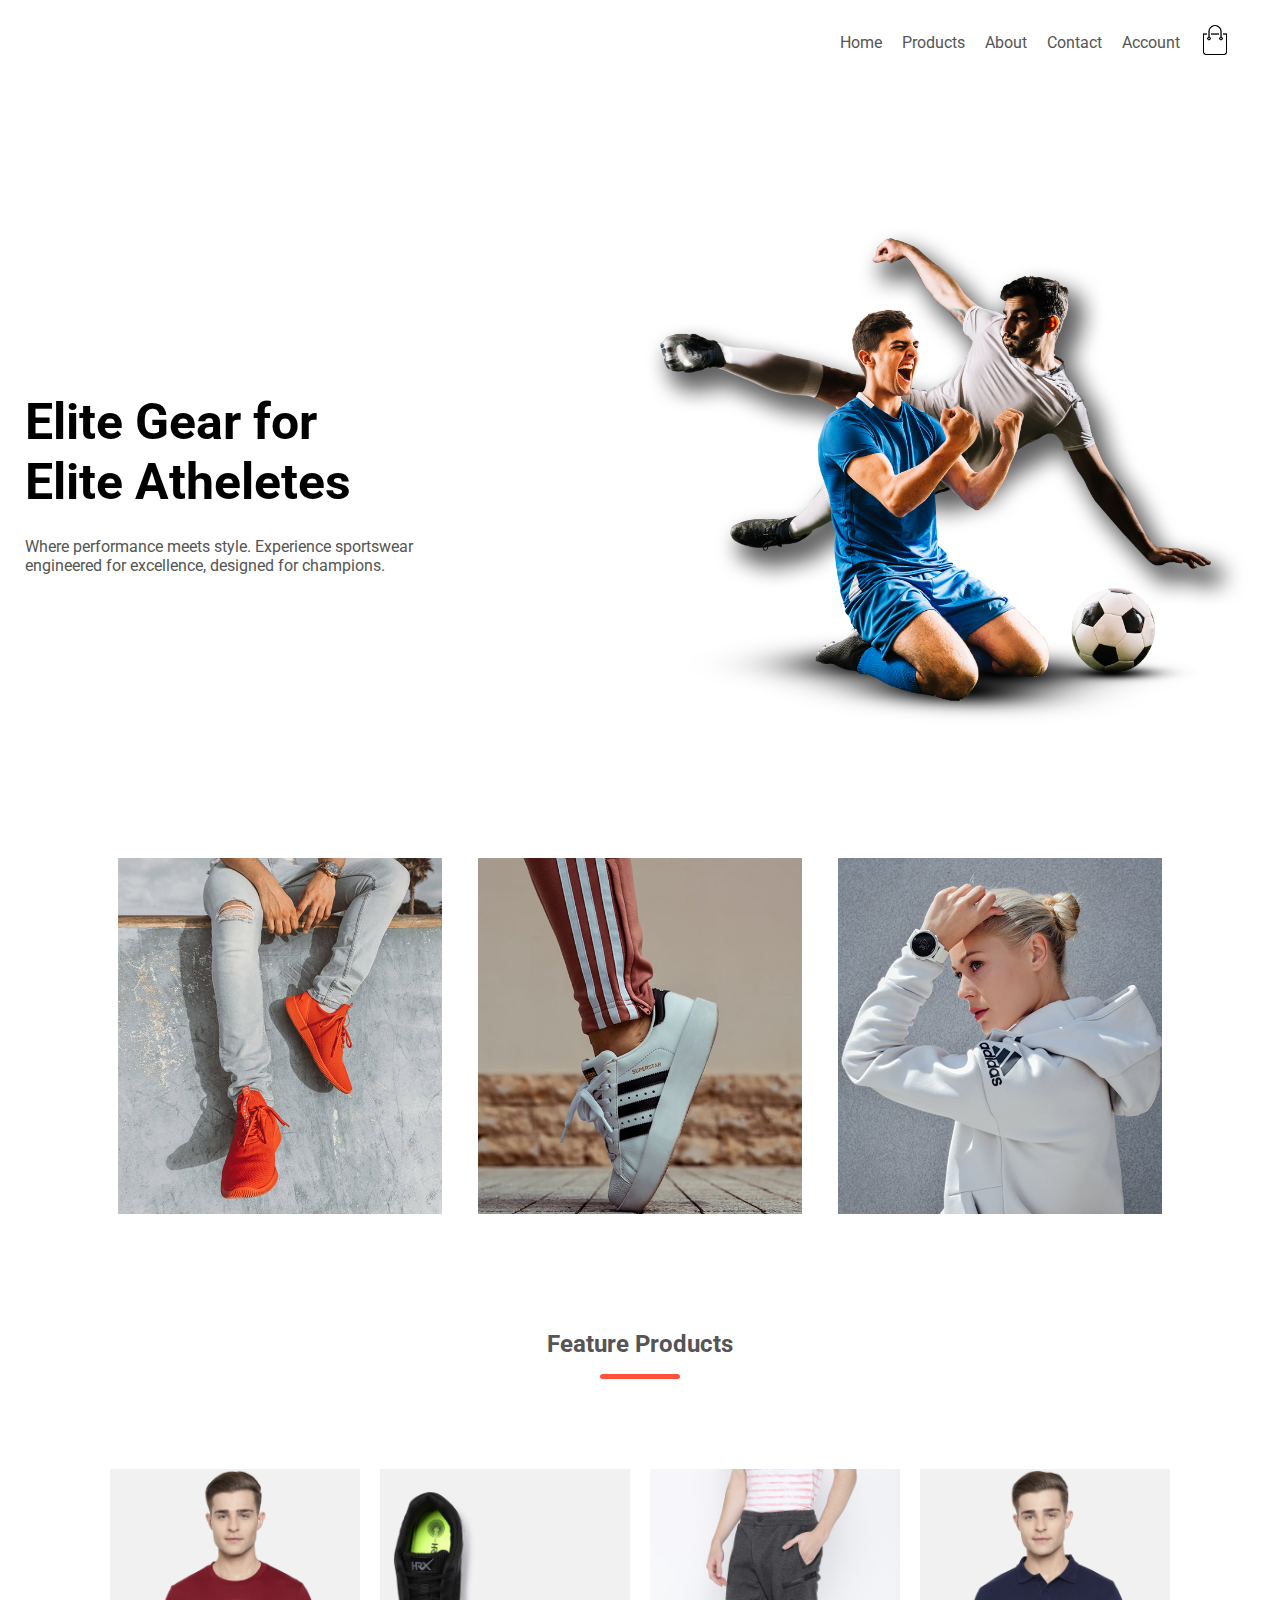
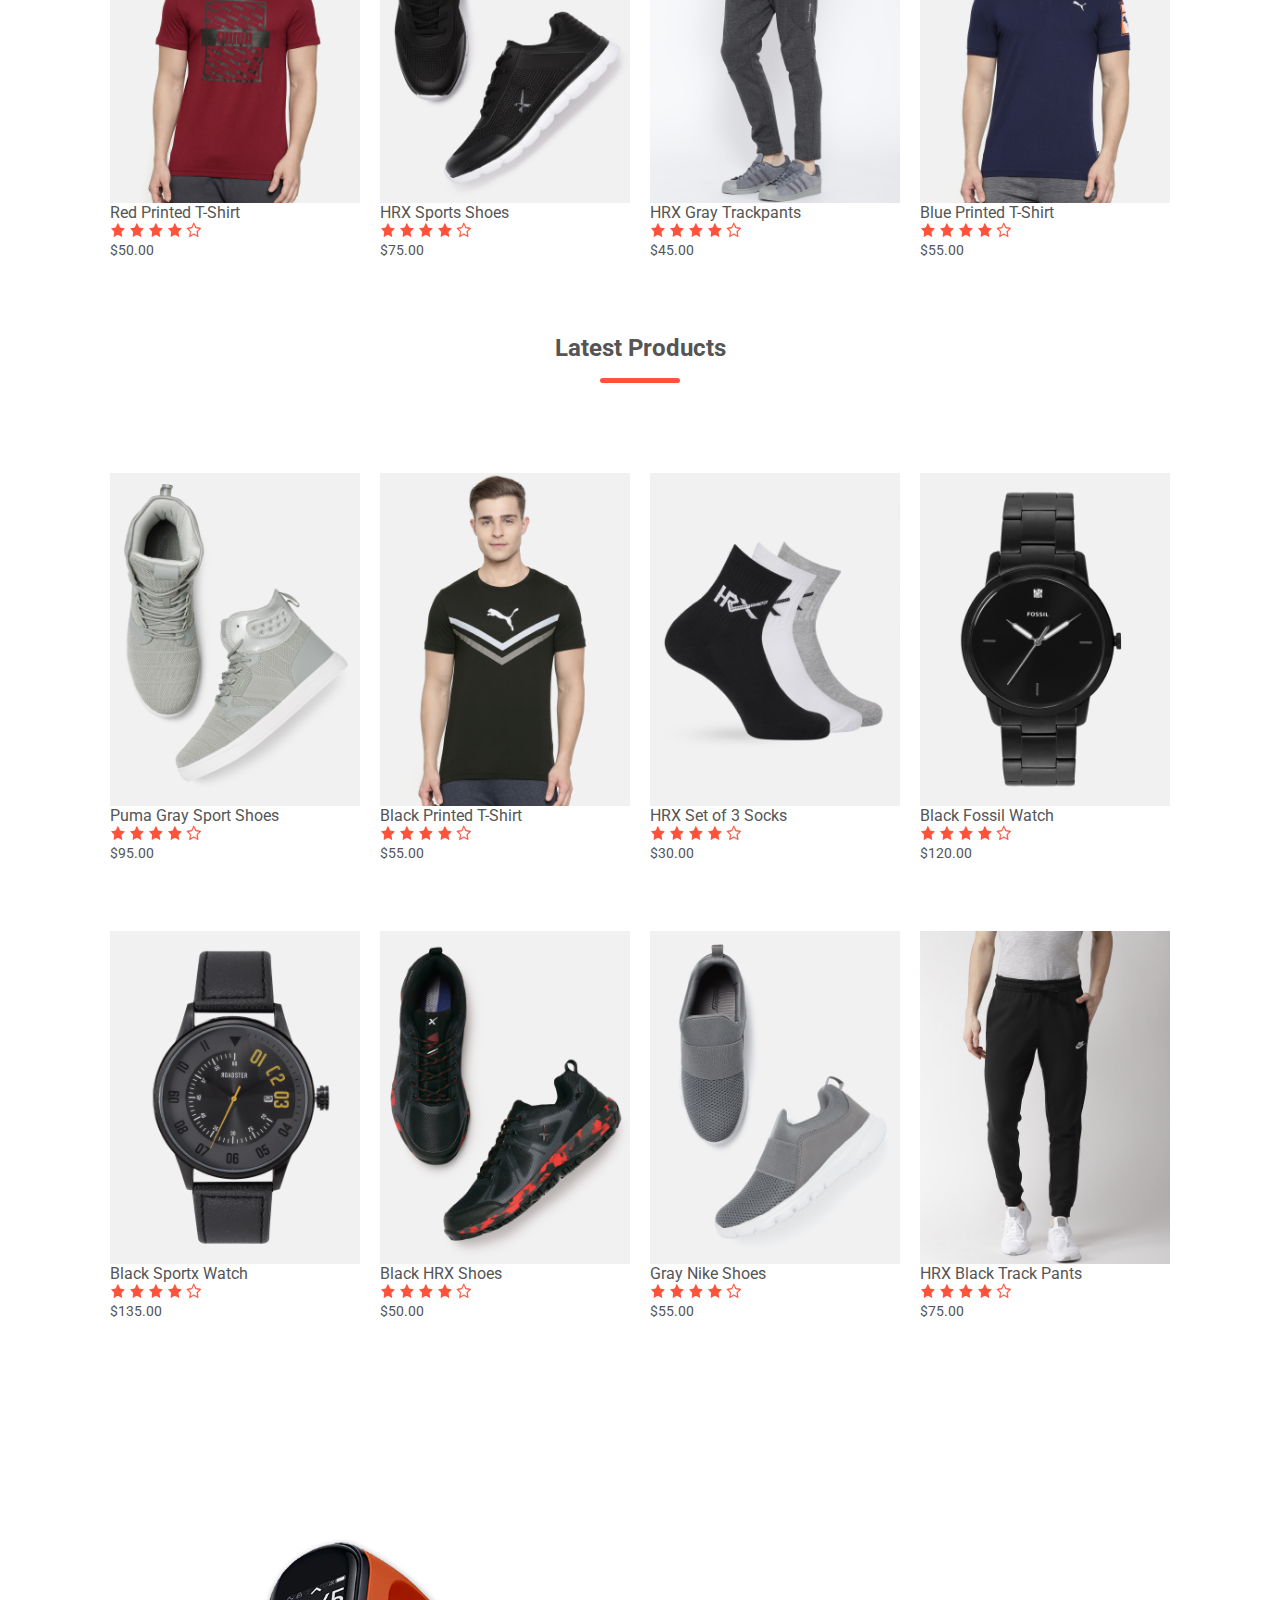
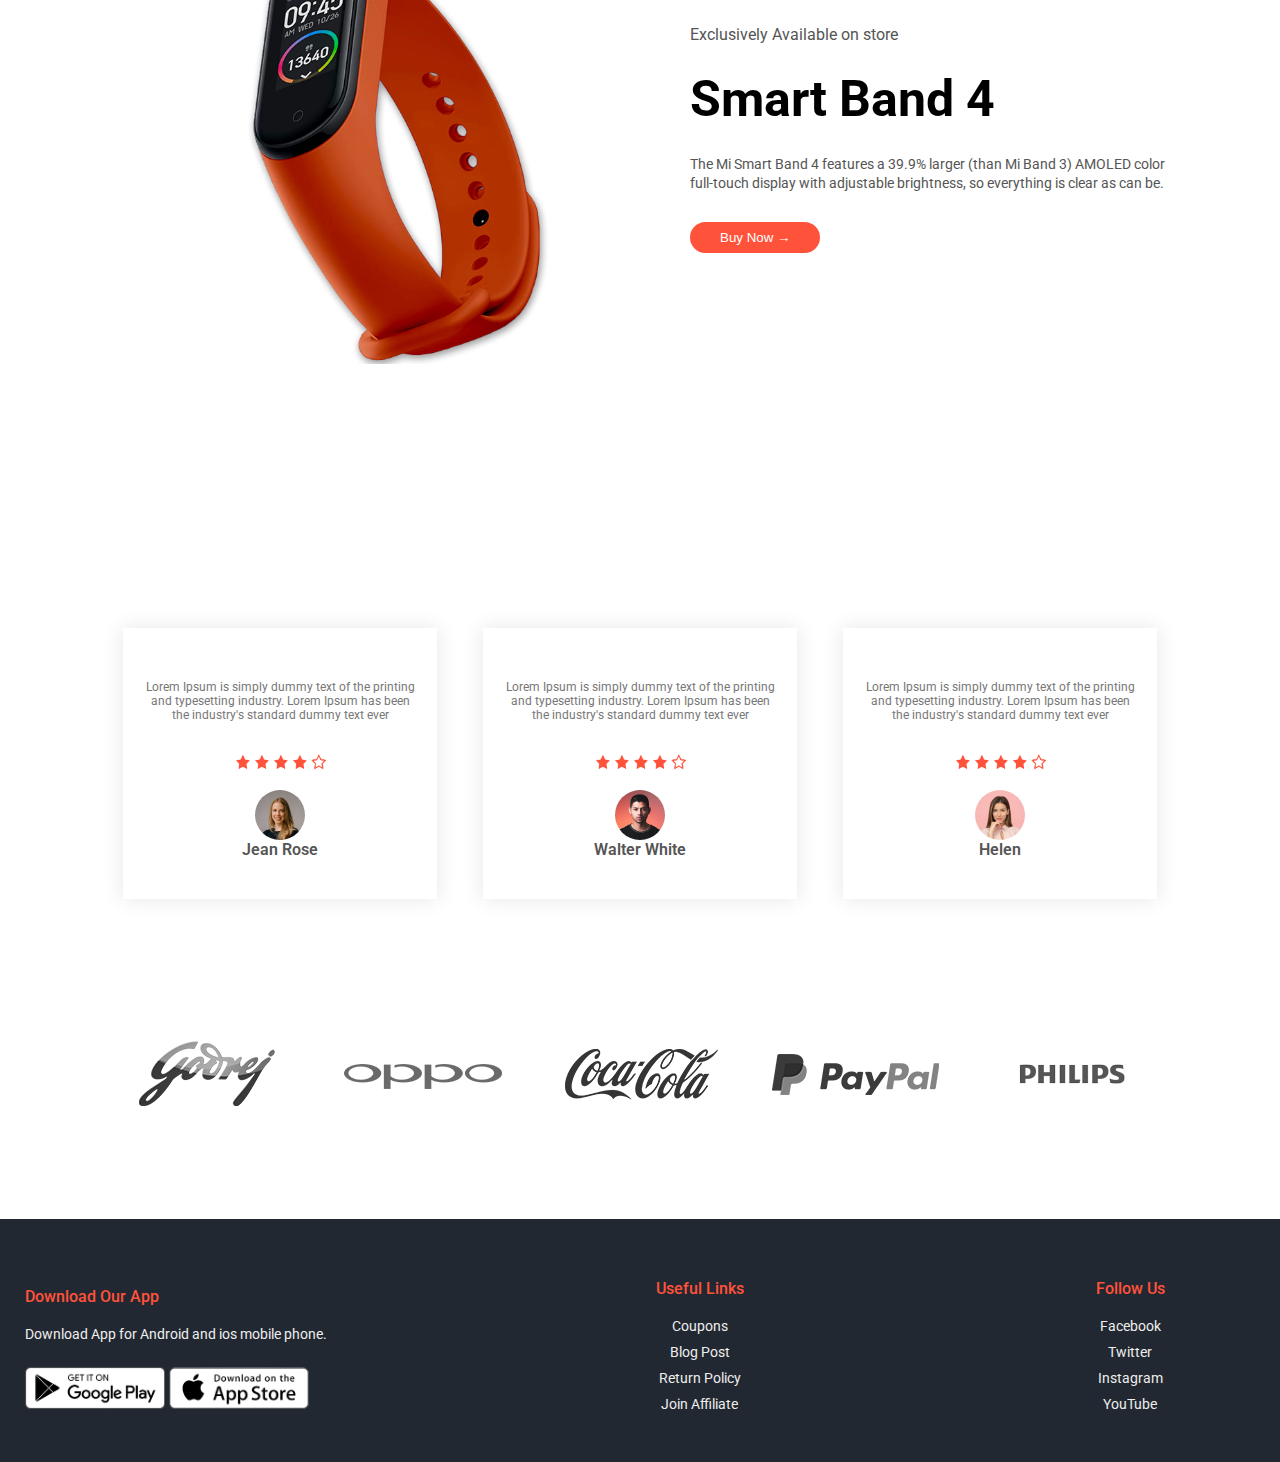
<file: E-Commerce/index.html>
<!DOCTYPE html>
<html lang="en">
    <head>
        <meta charset="UTF-8">
        <meta name="viewport" content="width=device-width, initial-scale=1.0">
        <title>Home</title>
        <link href="styles.css" rel="stylesheet">
        <link rel="preconnect" href="https://fonts.googleapis.com">
        <link rel="preconnect" href="https://fonts.gstatic.com" crossorigin>
        <link href="https://fonts.googleapis.com/css2?family=Bebas+Neue&family=Hind:wght@300;400;500;600;700&family=Manrope:wght@200..800&family=Merriweather:ital,wght@0,300;0,400;0,700;0,900;1,300;1,400;1,700;1,900&family=Mulish:ital,wght@0,200..1000;1,200..1000&family=Open+Sans:ital,wght@0,300..800;1,300..800&family=Poppins:ital,wght@0,100;0,200;0,300;0,400;0,500;0,600;0,700;0,800;0,900;1,100;1,200;1,300;1,400;1,500;1,600;1,700;1,800;1,900&family=Raleway:ital,wght@0,100..900;1,100..900&family=Roboto:ital,wght@0,100;0,300;0,400;0,500;0,700;0,900;1,100;1,300;1,400;1,500;1,700;1,900&family=Rubik:ital,wght@0,300..900;1,300..900&display=swap" rel="stylesheet">
    </head>
    <body>
        <div class="header">
            <div class="container">
                <div class="navbar">
                    <div class="nav-items">
                        <a href="index.html">Home</a>
                        <a href="products.html">Products</a>
                        <a href="">About</a>
                        <a href="">Contact</a>
                        <a href="">Account</a>
                    </div>
                    <a href="carts.html"><img src="images/cart.png" alt="cart" style="width: 30px; height: 30px;"/></a>
                    <label class="menu-icon" for="menu-toggle"><img src="images/menu.png"></label>     
                </div>
                <input type="checkbox" id="menu-toggle"/>
                <div class="hidden-nav-items">
                    <a href="index.html">Home</a>
                    <a href="products.html">Products</a>
                    <a href="">About</a>
                    <a href="">Contact</a>
                    <a href="">Account</a>
                </div>
                <div class="headercontent">
                    <div class="headercontentitem">
                        <h1>Elite Gear for <br/> Elite Atheletes</h1>
                        <p>Where performance meets style. Experience sportswear<br /> engineered for excellence, designed for champions.</p>
                    </div>
                    <div class="headercontentitem">
                        <img src="images/image1.png" alt="Products"/>
                    </div>
                </div>
            </div>
        </div>
        <!-- Categories -->
         <div class="categories">
            <div class="container">
                <img src="images/category-1.jpg" alt="categories"/>
                <img src="images/category-2.jpg" alt="categories"/>
                <img src="images/category-3.jpg" alt="categories"/>
            </div>
         </div>
         <!-- Feature-Products -->
          <div class="feature-products">
            <h2>Feature Products</h2>
            <div class="underline-container">
                <div class="custom-underline"></div>
            </div>
            <div class="product-container">
                <div class="product-card">
                    <img src="images/product-1.jpg" alt="products"/>
                    <span class="product-title">Red Printed T-Shirt</span>
                    <div>
                        <img src="images/star.png" alt="star" width="15" height="16"/>
                        <img src="images/star.png" alt="star" width="15" height="16"/>
                        <img src="images/star.png" alt="star" width="15" height="16"/>
                        <img src="images/star.png" alt="star" width="15" height="16"/>
                        <img src="images/emptyStar.png" alt="star" width="15" height="16"/>
                    </div>
                    <span class="product-pricing">$50.00</span>
                </div>
                <div class="product-card">
                    <img src="images/product-2.jpg" alt="products"/>
                    <span class="product-title">HRX Sports Shoes</span>
                    <div>
                        <img src="images/star.png" alt="star" width="15" height="16"/>
                        <img src="images/star.png" alt="star" width="15" height="16"/>
                        <img src="images/star.png" alt="star" width="15" height="16"/>
                        <img src="images/star.png" alt="star" width="15" height="16"/>
                        <img src="images/emptyStar.png" alt="star" width="15" height="16"/>
                    </div>
                    <span class="product-pricing">$75.00</span>
                </div>
                <div class="product-card">
                    <img src="images/product-3.jpg" alt="products"/>
                    <span class="product-title">HRX Gray Trackpants</span>
                    <div>
                        <img src="images/star.png" alt="star" width="15" height="16"/>
                        <img src="images/star.png" alt="star" width="15" height="16"/>
                        <img src="images/star.png" alt="star" width="15" height="16"/>
                        <img src="images/star.png" alt="star" width="15" height="16"/>
                        <img src="images/emptyStar.png" alt="star" width="15" height="16"/>
                    </div>
                    <span class="product-pricing">$45.00</span>
                </div>
                <div class="product-card">
                    <img src="images/product-4.jpg" alt="products"/>
                    <span class="product-title">Blue Printed T-Shirt</span>
                    <div>
                        <img src="images/star.png" alt="star" width="15" height="16"/>
                        <img src="images/star.png" alt="star" width="15" height="16"/>
                        <img src="images/star.png" alt="star" width="15" height="16"/>
                        <img src="images/star.png" alt="star" width="15" height="16"/>
                        <img src="images/emptyStar.png" alt="star" width="15" height="16"/>
                    </div>
                    <span class="product-pricing">$55.00</span>
                </div>
            </div>
          </div>
          <!-- Latest Products -->
           <div class="latest-product">
            <h2>Latest Products</h2>
            <div class="underline-container">
                <div class="custom-underline"></div>
            </div>
            <div class="product-container">
                <div class="product-card">
                    <img src="images/product-5.jpg" alt="products"/>
                    <span class="product-title">Puma Gray Sport Shoes</span>
                    <div>
                        <img src="images/star.png" alt="star" width="15" height="16"/>
                        <img src="images/star.png" alt="star" width="15" height="16"/>
                        <img src="images/star.png" alt="star" width="15" height="16"/>
                        <img src="images/star.png" alt="star" width="15" height="16"/>
                        <img src="images/emptyStar.png" alt="star" width="15" height="16"/>
                    </div>
                    <span class="product-pricing">$95.00</span>
                </div>
                <div class="product-card">
                    <img src="images/product-6.jpg" alt="products"/>
                    <span class="product-title">Black Printed T-Shirt</span>
                <div>
                    <img src="images/star.png" alt="star" width="15" height="16"/>
                    <img src="images/star.png" alt="star" width="15" height="16"/>
                    <img src="images/star.png" alt="star" width="15" height="16"/>
                    <img src="images/star.png" alt="star" width="15" height="16"/>
                    <img src="images/emptyStar.png" alt="star" width="15" height="16"/>
                </div>
                <span class="product-pricing">$55.00</span>
            </div>
            <div class="product-card">
                <img src="images/product-7.jpg" alt="products"/>
                <span class="product-title">HRX Set of 3 Socks</span>
                <div>
                    <img src="images/star.png" alt="star" width="15" height="16"/>
                    <img src="images/star.png" alt="star" width="15" height="16"/>
                    <img src="images/star.png" alt="star" width="15" height="16"/>
                    <img src="images/star.png" alt="star" width="15" height="16"/>
                    <img src="images/emptyStar.png" alt="star" width="15" height="16"/>
                </div>
                <span class="product-pricing">$30.00</span>
            </div>
            <div class="product-card">
                <img src="images/product-8.jpg" alt="products"/>
                <span class="product-title">Black Fossil Watch</span>
                <div>
                    <img src="images/star.png" alt="star" width="15" height="16"/>
                    <img src="images/star.png" alt="star" width="15" height="16"/>
                    <img src="images/star.png" alt="star" width="15" height="16"/>
                    <img src="images/star.png" alt="star" width="15" height="16"/>
                    <img src="images/emptyStar.png" alt="star" width="15" height="16"/>
                </div>
                <span class="product-pricing">$120.00</span>
            </div>
            <div class="product-card">
                <img src="images/product-9.jpg" alt="products"/>
                <span class="product-title">Black Sportx Watch</span>
                <div>
                    <img src="images/star.png" alt="star" width="15" height="16"/>
                    <img src="images/star.png" alt="star" width="15" height="16"/>
                    <img src="images/star.png" alt="star" width="15" height="16"/>
                    <img src="images/star.png" alt="star" width="15" height="16"/>
                    <img src="images/emptyStar.png" alt="star" width="15" height="16"/>
                </div>
                <span class="product-pricing">$135.00</span>
            </div>
            <div class="product-card">
                <img src="images/product-10.jpg" alt="products"/>
                <span class="product-title">Black HRX Shoes</span>
                <div>
                    <img src="images/star.png" alt="star" width="15" height="16"/>
                    <img src="images/star.png" alt="star" width="15" height="16"/>
                    <img src="images/star.png" alt="star" width="15" height="16"/>
                    <img src="images/star.png" alt="star" width="15" height="16"/>
                    <img src="images/emptyStar.png" alt="star" width="15" height="16"/>
                </div>
                <span class="product-pricing">$50.00</span>
            </div>
            <div class="product-card">
                <img src="images/product-11.jpg" alt="products"/>
                <span class="product-title">Gray Nike Shoes</span>
                <div>
                    <img src="images/star.png" alt="star" width="15" height="16"/>
                    <img src="images/star.png" alt="star" width="15" height="16"/>
                    <img src="images/star.png" alt="star" width="15" height="16"/>
                    <img src="images/star.png" alt="star" width="15" height="16"/>
                    <img src="images/emptyStar.png" alt="star" width="15" height="16"/>
                </div>
                <span class="product-pricing">$55.00</span>
            </div>
            <div class="product-card">
                <img src="images/product-12.jpg" alt="products"/>
                <span class="product-title">HRX Black Track Pants</span>
                <div>
                    <img src="images/star.png" alt="star" width="15" height="16"/>
                    <img src="images/star.png" alt="star" width="15" height="16"/>
                    <img src="images/star.png" alt="star" width="15" height="16"/>
                    <img src="images/star.png" alt="star" width="15" height="16"/>
                    <img src="images/emptyStar.png" alt="star" width="15" height="16"/>
                </div>
                <span class="product-pricing">$75.00</span>
            </div>
           </div>
        </div>
        <!-- Smart Watch banner stuff -->
         <div class="smart-watch-banner">
            <div class="container">
                <div class="smart-watch-img-container">
                    <img src="images/exclusive.png" alt="smartwatch"/>
                </div>
                <div class="smart-watch-banner-content">
                    <span class="smart-watch-banner-title">Exclusively Available on store</span>
                    <h1 class="smart-watch-banner-subtitle">Smart Band 4</h1>
                    <span class="smart-watch-banner-description">The Mi Smart Band 4 features a 39.9% larger (than Mi Band 3) AMOLED color full-touch display with adjustable brightness, so everything is clear as can be.</span>
                    <button class="buynowbutton">Buy Now &rarr;</button>
                </div>
            </div>
         </div>
         <!-- Testimonials -->
          <div class="testimonialParentContainer">
            <div class="testimonialInnerContainer">
                <div class="testimonialCards">
                    <p class="testimonialContent">Lorem Ipsum is simply dummy text of the printing and typesetting industry. Lorem Ipsum has been the industry's standard dummy text ever</p>
                    <div class="rating">
                        <img src="images/star.png" alt="star" width="15" height="16"/>
                        <img src="images/star.png" alt="star" width="15" height="16"/>
                        <img src="images/star.png" alt="star" width="15" height="16"/>
                        <img src="images/star.png" alt="star" width="15" height="16"/>
                        <img src="images/emptyStar.png" alt="star" width="15" height="16"/>
                    </div>
                    <img src="images/user-1.png" class="userImage"/>
                    <h3>Jean Rose</h3>
                </div>
                <div class="testimonialCards">
                    <p class="testimonialContent">Lorem Ipsum is simply dummy text of the printing and typesetting industry. Lorem Ipsum has been the industry's standard dummy text ever</p>
                    <div class="rating">
                        <img src="images/star.png" alt="star" width="15" height="16"/>
                        <img src="images/star.png" alt="star" width="15" height="16"/>
                        <img src="images/star.png" alt="star" width="15" height="16"/>
                        <img src="images/star.png" alt="star" width="15" height="16"/>
                        <img src="images/emptyStar.png" alt="star" width="15" height="16"/>
                    </div>
                    <img src="images/user-2.png" class="userImage"/>
                    <h3>Walter White</h3>
                </div>
                <div class="testimonialCards">
                    <p class="testimonialContent">Lorem Ipsum is simply dummy text of the printing and typesetting industry. Lorem Ipsum has been the industry's standard dummy text ever</p>
                    <div class="rating">
                        <img src="images/star.png" alt="star" width="15" height="16"/>
                        <img src="images/star.png" alt="star" width="15" height="16"/>
                        <img src="images/star.png" alt="star" width="15" height="16"/>
                        <img src="images/star.png" alt="star" width="15" height="16"/>
                        <img src="images/emptyStar.png" alt="star" width="15" height="16"/>
                    </div>
                    <img src="images/user-3.png" class="userImage"/>
                    <h3>Helen</h3>
                </div>
            </div>
          </div>
          <div class="brandingContainer">
            <div class="brandingInnerContainer">
                <img src="images/logo-godrej.png" alt="brand"/>
                <img src="images/logo-oppo.png" alt="brand"/>
                <img src="images/logo-coca-cola.png" alt="brand"/>
                <img src="images/logo-paypal.png" alt="brand"/>
                <img src="images/logo-philips.png" alt="brand"/>
            </div>
          </div>
            <!-- Footer Section-->
             <div class="footer">
                <div class="footerInnerContainer">
                    <div class="footerColumn footerColumn1">
                        <h3>Download Our App</h3>
                        <p>Download App for Android and ios mobile phone.</p>
                        <div class="footerStoreContainer">
                            <img src="images/play-store.png" alt="playstore"/>
                            <img src="images/app-store.png" alt="appstore"/>
                        </div>
                    </div>
                    <div class="footerColumn footerColumn2">
                        <h3>Useful Links</h3>
                        <p>Coupons</p>
                        <p>Blog Post</p>
                        <p>Return Policy</p>
                        <p>Join Affiliate</p>
                    </div>
                    <div class="footerColumn footerColumn3">
                        <h3>Follow Us</h3>
                        <p>Facebook</p>
                        <p>Twitter</p>
                        <p>Instagram</p>
                        <p>YouTube</p>
                    </div>
                </div>
             </div>
    </body>
</html>
</file>
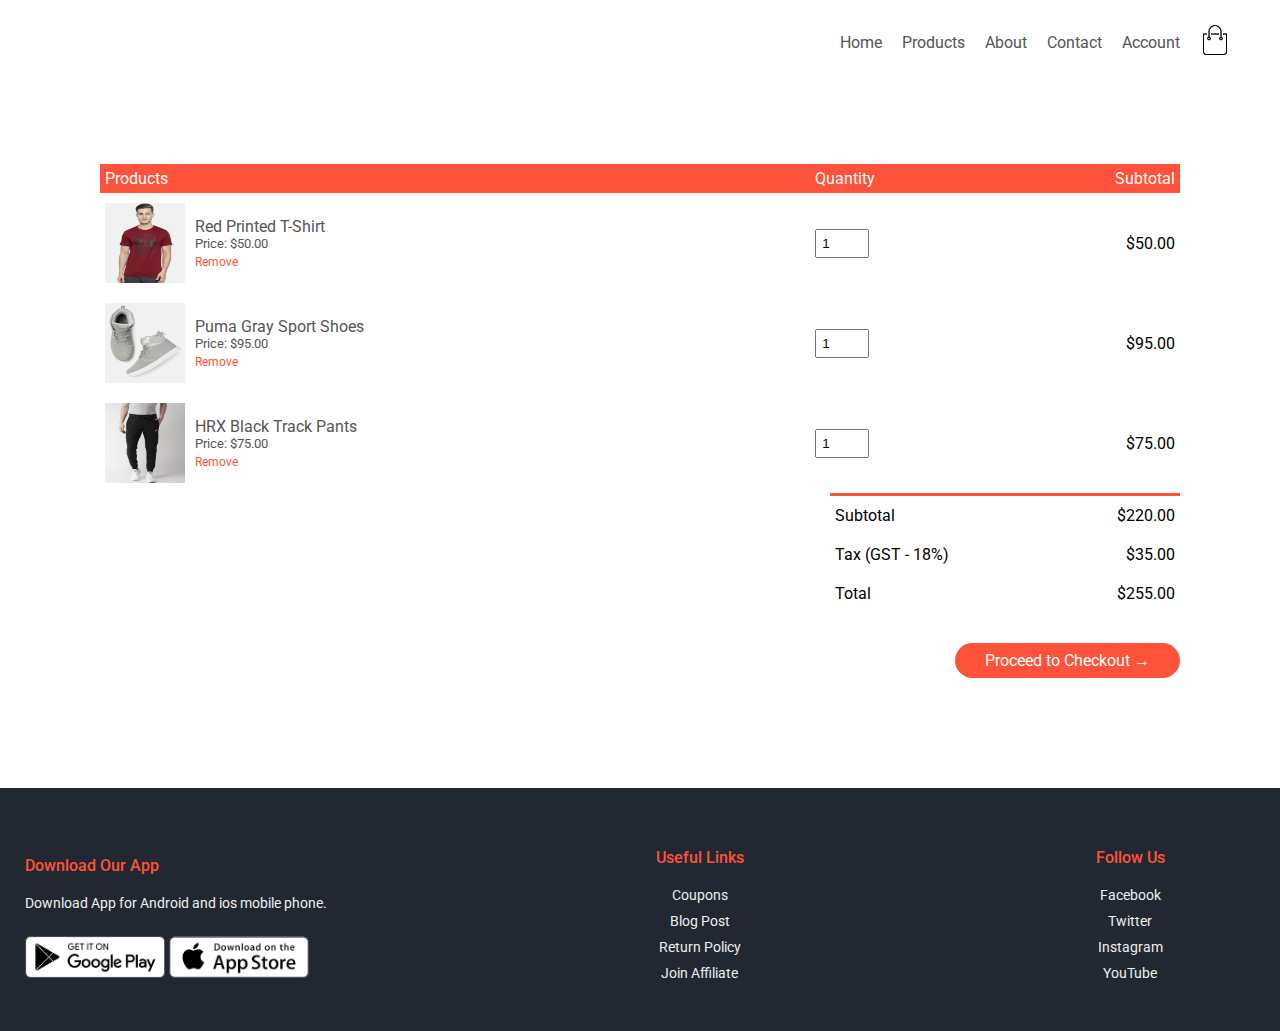
<file: E-Commerce/carts.html>
<!DOCTYPE html>
<html lang="en">
    <head>
        <meta charset="UTF-8">
        <meta name="viewport" content="width=device-width, initial-scale=1.0">
        <title>Cart</title>
        <link href="styles.css" rel="stylesheet">
        <link rel="preconnect" href="https://fonts.googleapis.com">
        <link rel="preconnect" href="https://fonts.gstatic.com" crossorigin>
        <link href="https://fonts.googleapis.com/css2?family=Bebas+Neue&family=Hind:wght@300;400;500;600;700&family=Manrope:wght@200..800&family=Merriweather:ital,wght@0,300;0,400;0,700;0,900;1,300;1,400;1,700;1,900&family=Mulish:ital,wght@0,200..1000;1,200..1000&family=Open+Sans:ital,wght@0,300..800;1,300..800&family=Poppins:ital,wght@0,100;0,200;0,300;0,400;0,500;0,600;0,700;0,800;0,900;1,100;1,200;1,300;1,400;1,500;1,600;1,700;1,800;1,900&family=Raleway:ital,wght@0,100..900;1,100..900&family=Roboto:ital,wght@0,100;0,300;0,400;0,500;0,700;0,900;1,100;1,300;1,400;1,500;1,700;1,900&family=Rubik:ital,wght@0,300..900;1,300..900&display=swap" rel="stylesheet">
    </head>
<body>
    <!-- Header Section -->
    <div class="header">
        <div class="container">
            <div class="navbar">
                <a href="index.html">Home</a>
                <a href="products.html">Products</a>
                <a href="">About</a>
                <a href="">Contact</a>
                <a href="">Account</a>
                <a href="carts.html"><img src="images/cart.png" alt="cart" style="width: 30px; height: 30px;"/></a>
            </div>
        </div>
    </div>

    <div class="cartsSectionWrapper">
        <table>
            <tr>
                <th>Products</th>
                <th>Quantity</th>
                <th>Subtotal</th>
            </tr>
            <tr>
                <td>
                    <div class="cart-info">
                        <img src="images/product-1.jpg" />
                        <div class="cart-info-details">
                            <p>Red Printed T-Shirt</p>
                            <small>Price: $50.00</small>
                            <a href="">Remove</a>
                        </div>
                    </div>
                </td>
                <td>
                    <input type="number" value="1" />
                </td>
                <td>
                    <p>$50.00</p>
                </td>
            </tr>
            <tr>
                <td>
                    <div class="cart-info">
                        <img src="images/product-5.jpg" />
                        <div class="cart-info-details">
                            <p>Puma Gray Sport Shoes</p>
                            <small>Price: $95.00</small>
                            <a href="">Remove</a>
                        </div>
                    </div>
                </td>
                <td>
                    <input type="number" value="1" />
                </td>
                <td>
                    <p>$95.00</p>
                </td>
            </tr>
            <tr>
                <td>
                    <div class="cart-info">
                        <img src="images/product-12.jpg" />
                        <div class="cart-info-details">
                            <p>HRX Black Track Pants</p>
                            <small>Price: $75.00</small>
                            <a href="">Remove</a>
                        </div>
                    </div>
                </td>
                <td>
                    <input type="number" value="1" />
                </td>
                <td>
                    <p>$75.00</p>
                </td>
            </tr>
        </table>
        <div class="totalPrice">
            <table>
                <tr>
                    <td>Subtotal</td>
                    <td>$220.00</td>
                </tr>
                <tr>
                    <td>Tax (GST - 18%)</td>
                    <td>$35.00</td>
                </tr>
                <tr>
                    <td>Total</td>
                    <td>$255.00</td>
                </tr>
            </table>
        </div>
        <div class="totalPrice">
            <span class="checkoutBtn">Proceed to Checkout &#8594</span>
        </div>
    </div>


    <!-- Footer Section -->
    <div class="footer">
        <div class="footerInnerContainer">
            <div class="footerColumn footerColumn1">
                <h3>Download Our App</h3>
                <p>Download App for Android and ios mobile phone.</p>
                <div class="footerStoreContainer">
                    <img src="images/play-store.png" alt="playstore"/>
                    <img src="images/app-store.png" alt="appstore"/>
                </div>
            </div>
            <div class="footerColumn footerColumn2">
                <h3>Useful Links</h3>
                <p>Coupons</p>
                <p>Blog Post</p>
                <p>Return Policy</p>
                <p>Join Affiliate</p>
            </div>
            <div class="footerColumn footerColumn3">
                <h3>Follow Us</h3>
                <p>Facebook</p>
                <p>Twitter</p>
                <p>Instagram</p>
                <p>YouTube</p>
            </div>
        </div>
    </div>
</body>
</html>
</file>
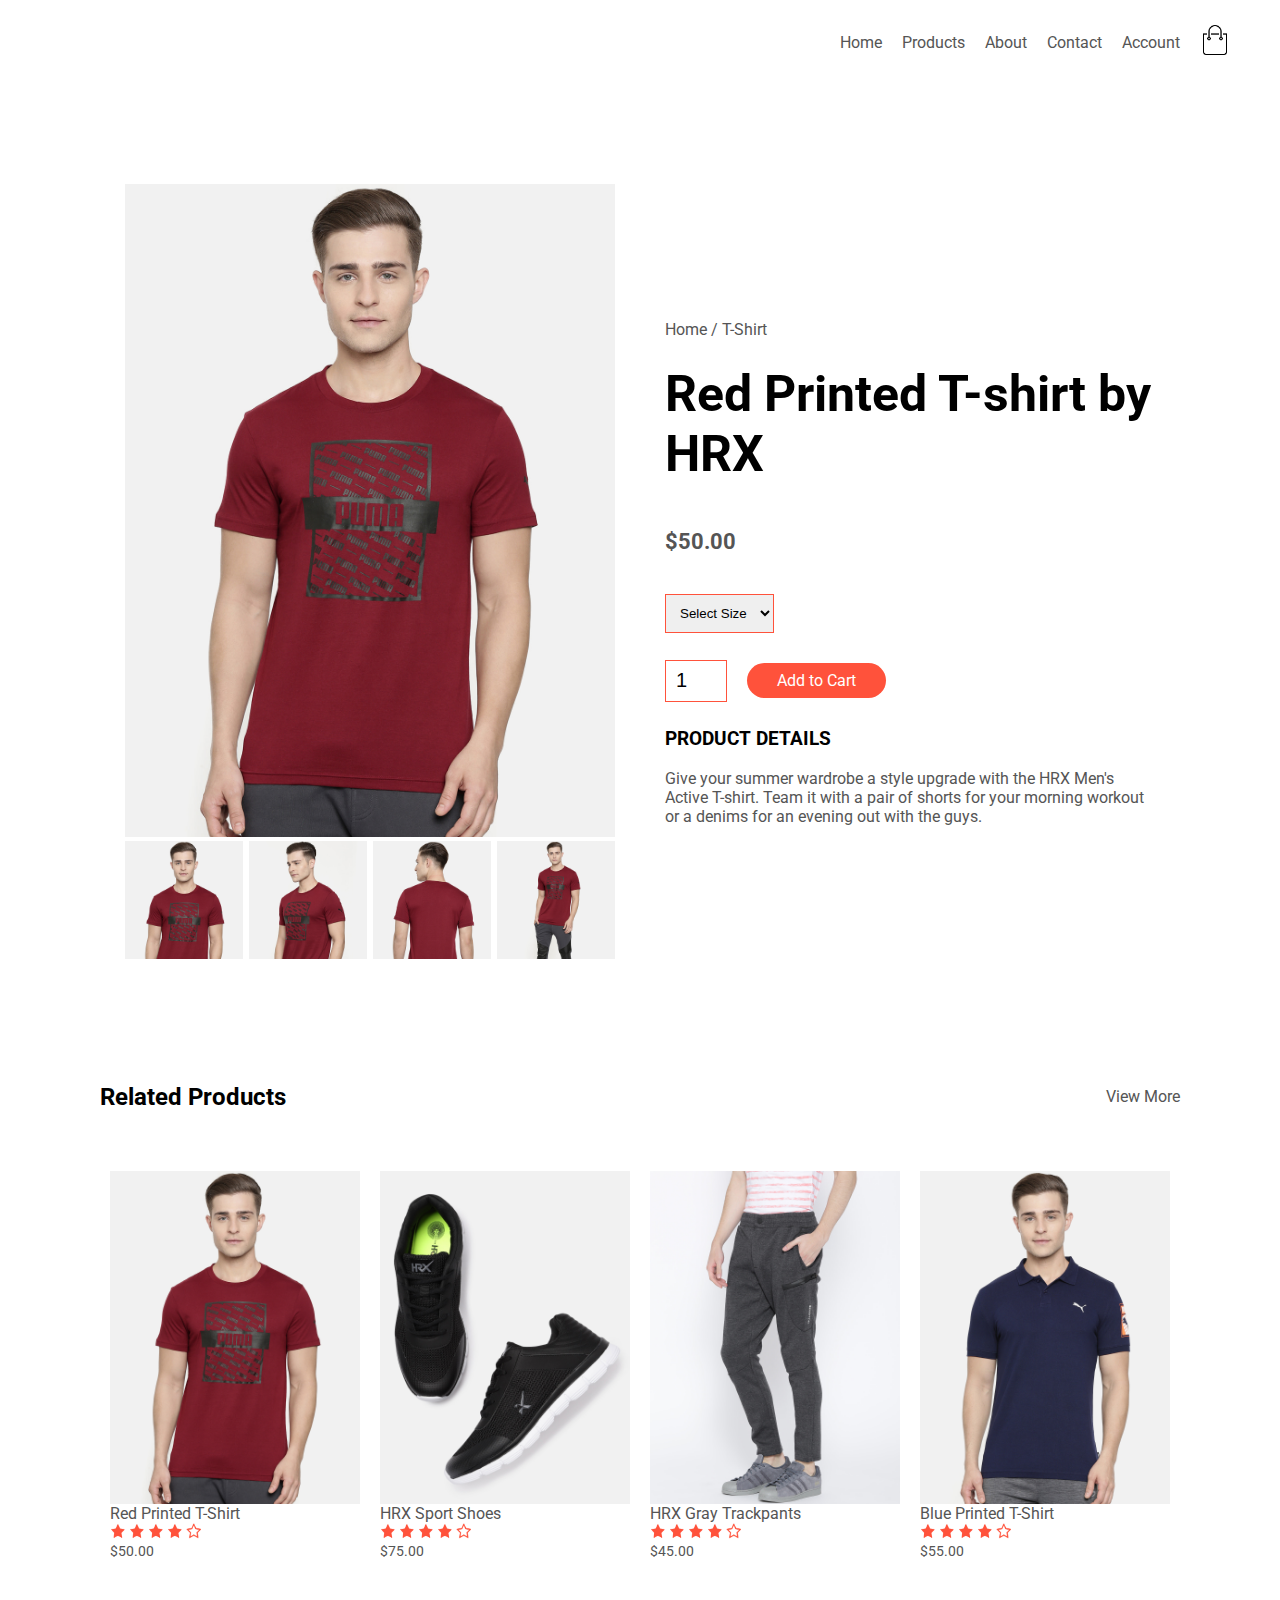
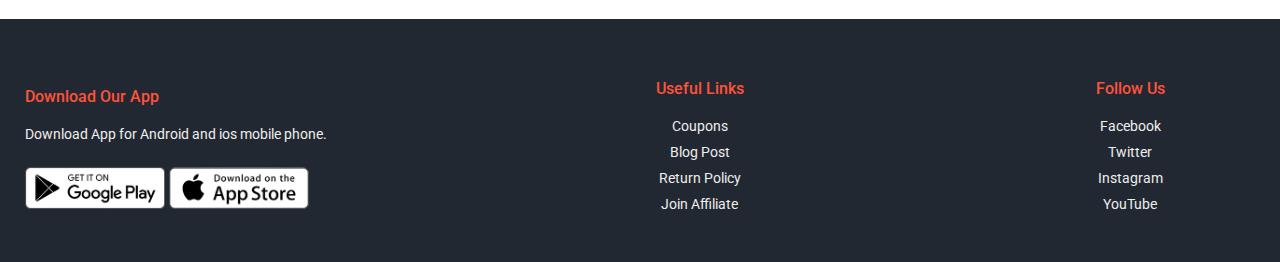
<file: E-Commerce/product-details.html>
<!DOCTYPE html>
<html lang="en">
    <head>
        <meta charset="UTF-8">
        <meta name="viewport" content="width=device-width, initial-scale=1.0">
        <title>Products</title>
        <link href="styles.css" rel="stylesheet">
        <link rel="preconnect" href="https://fonts.googleapis.com">
        <link rel="preconnect" href="https://fonts.gstatic.com" crossorigin>
        <link href="https://fonts.googleapis.com/css2?family=Bebas+Neue&family=Hind:wght@300;400;500;600;700&family=Manrope:wght@200..800&family=Merriweather:ital,wght@0,300;0,400;0,700;0,900;1,300;1,400;1,700;1,900&family=Mulish:ital,wght@0,200..1000;1,200..1000&family=Open+Sans:ital,wght@0,300..800;1,300..800&family=Poppins:ital,wght@0,100;0,200;0,300;0,400;0,500;0,600;0,700;0,800;0,900;1,100;1,200;1,300;1,400;1,500;1,600;1,700;1,800;1,900&family=Raleway:ital,wght@0,100..900;1,100..900&family=Roboto:ital,wght@0,100;0,300;0,400;0,500;0,700;0,900;1,100;1,300;1,400;1,500;1,700;1,900&family=Rubik:ital,wght@0,300..900;1,300..900&display=swap" rel="stylesheet">
    </head>
<body>
    <!-- Header Section -->
    <div class="header">
        <div class="container">
            <div class="navbar">
                <a href="index.html">Home</a>
                <a href="products.html">Products</a>
                <a href="">About</a>
                <a href="">Contact</a>
                <a href="">Account</a>
                <a href="carts.html"><img src="images/cart.png" alt="cart" style="width: 30px; height: 30px;"/></a>
            </div>
        </div>
    </div>

    <div class="products-detail-container">
        <div class="product-detail-content product-detail-img-content">
            <img src="images/product-1.jpg" class="product-details-big-image"/>
            <div class="product-small-img-container-wrapper">
                <div class="product-small-img-container">
                    <img src="images/gallery-1.jpg" class="product-small-image"/>
                </div>
                <div class="product-small-img-container">
                    <img src="images/gallery-2.jpg" class="product-small-image"/>
                </div>
                <div class="product-small-img-container">
                    <img src="images/gallery-3.jpg" class="product-small-image"/>
                </div>
                <div class="product-small-img-container">
                    <img src="images/gallery-4.jpg" class="product-small-image"/>
                </div>
            </div>
        </div>
        <div class="product-detail-content product-detail-text-content">
            <p>Home / T-Shirt</p>
            <h1>Red Printed T-shirt by HRX</h1>
            <h4>$50.00</h4>
            <select>
                <option value="">Select Size</option>
                <option value="">XXL</option>
                <option value="">XL</option>
                <option value="">Large</option>
                <option value="">Medium</option>
                <option value="">Small</option>
            </select>
            <div class="addToCartButtonWrapper">
                <input type="number" value="1"/>
                <a class="addToCartButton" href="carts.html">Add to Cart</a>
            </div>
            <h3>PRODUCT DETAILS</h3>
            <br>
            <p>Give your summer wardrobe a style upgrade with the HRX Men's Active T-shirt. Team it with a pair of shorts for your morning workout or a denims for an evening out with the guys.</p>
        </div>
    </div>
        <div class="allProductsSection">
        <div class="allProductsSectionLabel">
            <h2>Related Products</h2>
            <p style="color: #555;">View More</p>
        </div>
        <!-- Products -->
           <div class="latest-product" style="padding: 0px; margin: unset; max-width: unset;">
            <div class="product-container">
            <div class="product-card">
                <img src="images/product-1.jpg" alt="products"/>
                <span class="product-title">Red Printed T-Shirt</span>
                <div>
                    <img src="images/star.png" alt="star" width="15" height="16"/>
                    <img src="images/star.png" alt="star" width="15" height="16"/>
                    <img src="images/star.png" alt="star" width="15" height="16"/>
                    <img src="images/star.png" alt="star" width="15" height="16"/>
                    <img src="images/emptyStar.png" alt="star" width="15" height="16"/>
                </div>
                <span class="product-pricing">$50.00</span>
            </div>
            <div class="product-card">
                <img src="images/product-2.jpg" alt="products"/>
                <span class="product-title">HRX Sport Shoes</span>
                <div>
                    <img src="images/star.png" alt="star" width="15" height="16"/>
                    <img src="images/star.png" alt="star" width="15" height="16"/>
                    <img src="images/star.png" alt="star" width="15" height="16"/>
                    <img src="images/star.png" alt="star" width="15" height="16"/>
                    <img src="images/emptyStar.png" alt="star" width="15" height="16"/>
                </div>
                <span class="product-pricing">$75.00</span>
            </div>
            <div class="product-card">
                <img src="images/product-3.jpg" alt="products"/>
                <span class="product-title">HRX Gray Trackpants</span>
                <div>
                    <img src="images/star.png" alt="star" width="15" height="16"/>
                    <img src="images/star.png" alt="star" width="15" height="16"/>
                    <img src="images/star.png" alt="star" width="15" height="16"/>
                    <img src="images/star.png" alt="star" width="15" height="16"/>
                    <img src="images/emptyStar.png" alt="star" width="15" height="16"/>
                </div>
                <span class="product-pricing">$45.00</span>
            </div>
            <div class="product-card">
                <img src="images/product-4.jpg" alt="products"/>
                <span class="product-title">Blue Printed T-Shirt</span>
                <div>
                    <img src="images/star.png" alt="star" width="15" height="16"/>
                    <img src="images/star.png" alt="star" width="15" height="16"/>
                    <img src="images/star.png" alt="star" width="15" height="16"/>
                    <img src="images/star.png" alt="star" width="15" height="16"/>
                    <img src="images/emptyStar.png" alt="star" width="15" height="16"/>
                </div>
                <span class="product-pricing">$55.00</span>
            </div>
           </div>
        </div>
    </div>
    <!-- Footer Section -->
    <div class="footer">
        <div class="footerInnerContainer">
            <div class="footerColumn footerColumn1">
                <h3>Download Our App</h3>
                <p>Download App for Android and ios mobile phone.</p>
                <div class="footerStoreContainer">
                    <img src="images/play-store.png" alt="playstore"/>
                    <img src="images/app-store.png" alt="appstore"/>
                </div>
            </div>
            <div class="footerColumn footerColumn2">
                <h3>Useful Links</h3>
                <p>Coupons</p>
                <p>Blog Post</p>
                <p>Return Policy</p>
                <p>Join Affiliate</p>
            </div>
            <div class="footerColumn footerColumn3">
                <h3>Follow Us</h3>
                <p>Facebook</p>
                <p>Twitter</p>
                <p>Instagram</p>
                <p>YouTube</p>
            </div>
        </div>
    </div>
</body>
</html>
</file>
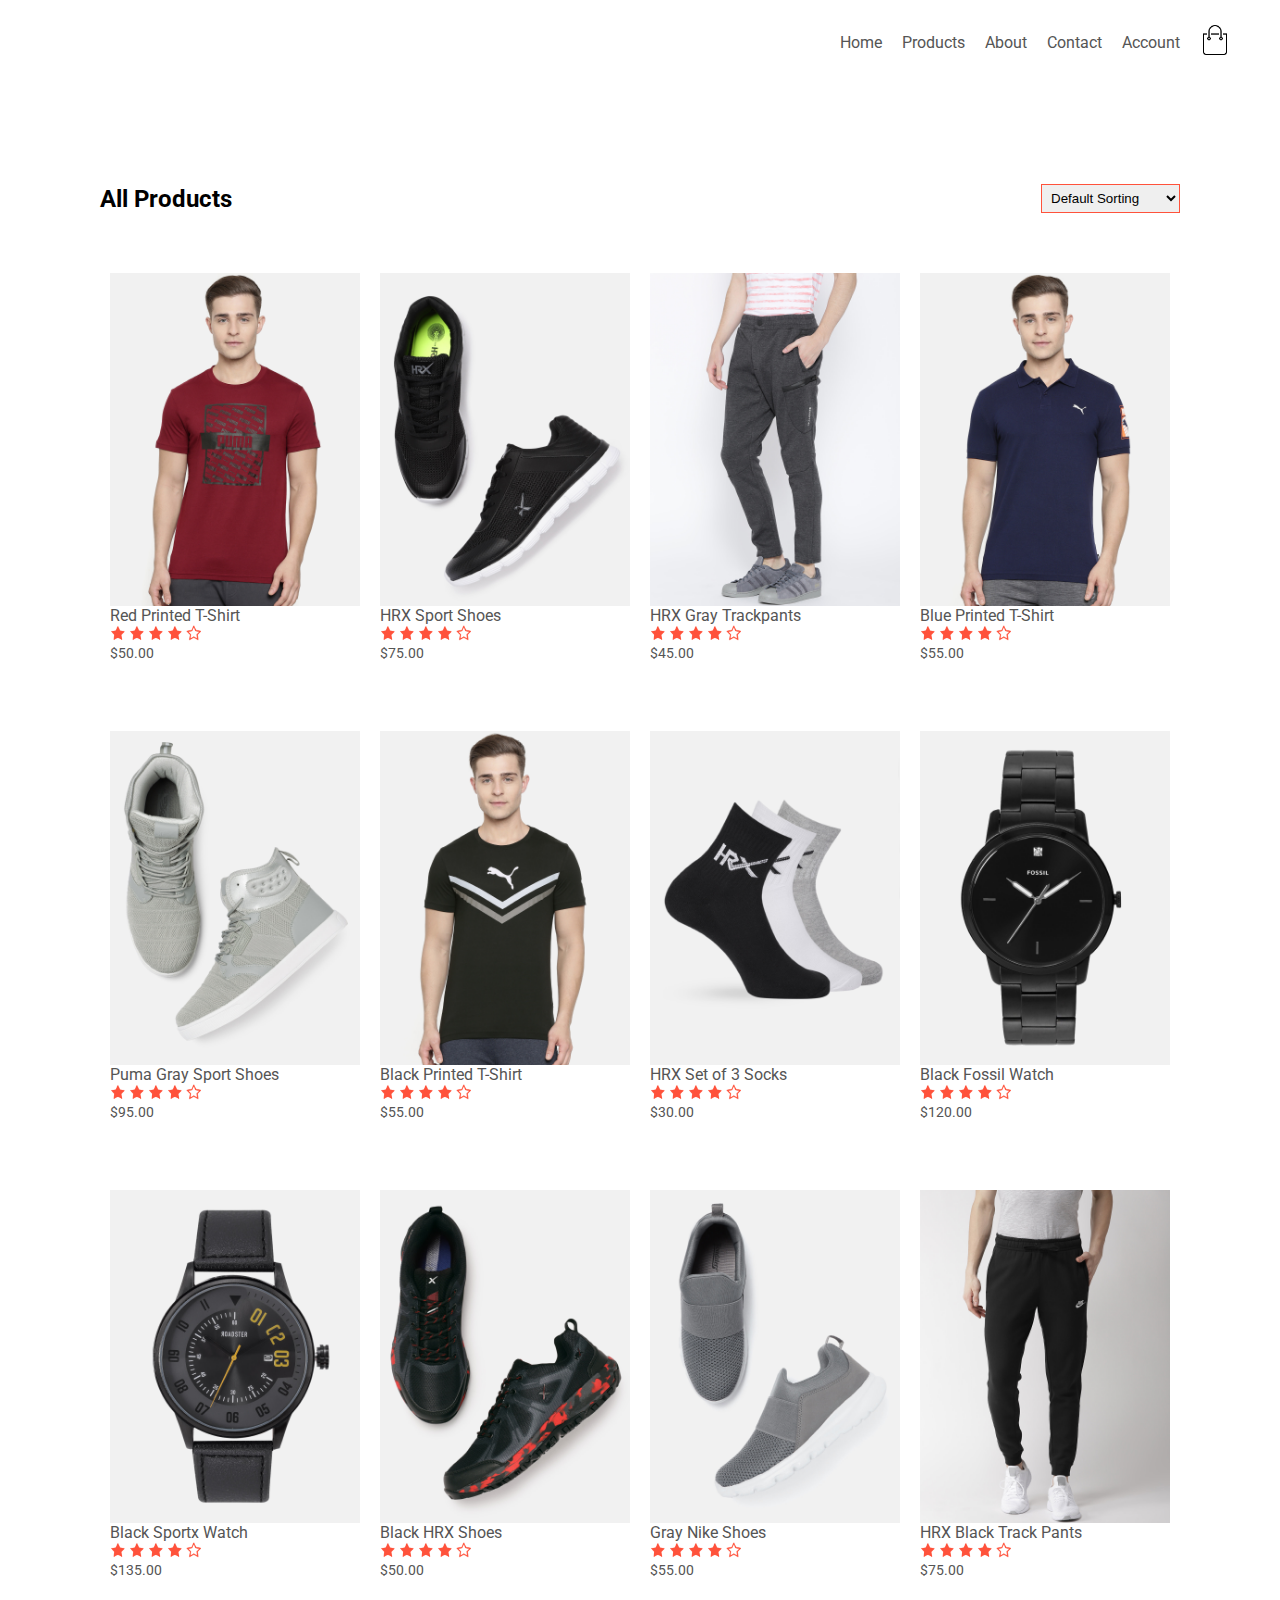
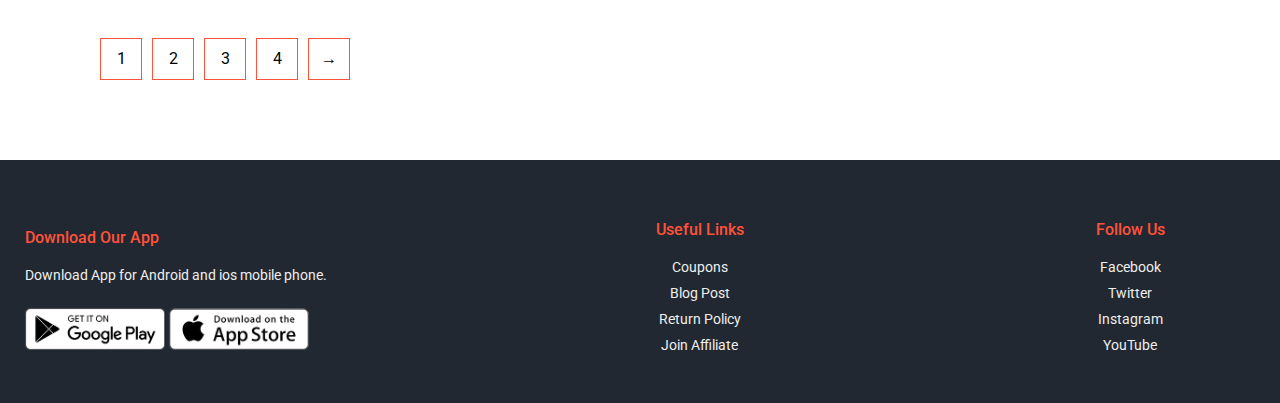
<file: E-Commerce/products.html>
<!DOCTYPE html>
<html lang="en">
    <head>
        <meta charset="UTF-8">
        <meta name="viewport" content="width=device-width, initial-scale=1.0">
        <title>Products</title>
        <link href="styles.css" rel="stylesheet">
        <link rel="preconnect" href="https://fonts.googleapis.com">
        <link rel="preconnect" href="https://fonts.gstatic.com" crossorigin>
        <link href="https://fonts.googleapis.com/css2?family=Bebas+Neue&family=Hind:wght@300;400;500;600;700&family=Manrope:wght@200..800&family=Merriweather:ital,wght@0,300;0,400;0,700;0,900;1,300;1,400;1,700;1,900&family=Mulish:ital,wght@0,200..1000;1,200..1000&family=Open+Sans:ital,wght@0,300..800;1,300..800&family=Poppins:ital,wght@0,100;0,200;0,300;0,400;0,500;0,600;0,700;0,800;0,900;1,100;1,200;1,300;1,400;1,500;1,600;1,700;1,800;1,900&family=Raleway:ital,wght@0,100..900;1,100..900&family=Roboto:ital,wght@0,100;0,300;0,400;0,500;0,700;0,900;1,100;1,300;1,400;1,500;1,700;1,900&family=Rubik:ital,wght@0,300..900;1,300..900&display=swap" rel="stylesheet">
    </head>
<body>
        <!-- Header Section -->
    <div class="header">
        <div class="container">
            <div class="navbar">
                <a href="index.html">Home</a>
                <a href="products.html">Products</a>
                <a href="">About</a>
                <a href="">Contact</a>
                <a href="">Account</a>
                <a href="carts.html"><img src="images/cart.png" alt="cart" style="width: 30px; height: 30px;"/></a>
            </div>
        </div>
    </div>
    <div class="allProductsSection">
        <div class="allProductsSectionLabel">
            <h2>All Products</h2>
            <select>
                <option value="">Default Sorting</option>
                <option value="">Sort By Price</option>
                <option value="">Sort By Popularity</option>
                <option value="">Sort By Rating</option>
                <option value="">Sort By Sale</option>
            </select>
        </div>
        <!-- Products -->
           <div class="latest-product" style="padding: 0px; margin:unset; max-width:unset;">
            <div class="product-container">
            <a class="product-card" href="product-details.html" style="text-decoration: none;">
                <img src="images/product-1.jpg" alt="products"/>
                <span class="product-title">Red Printed T-Shirt</span>
                <div>
                    <img src="images/star.png" alt="star" width="15" height="16"/>
                    <img src="images/star.png" alt="star" width="15" height="16"/>
                    <img src="images/star.png" alt="star" width="15" height="16"/>
                    <img src="images/star.png" alt="star" width="15" height="16"/>
                    <img src="images/emptyStar.png" alt="star" width="15" height="16"/>
                </div>
                <span class="product-pricing">$50.00</span>
            </a>
            <div class="product-card">
                <img src="images/product-2.jpg" alt="products"/>
                <span class="product-title">HRX Sport Shoes</span>
                <div>
                    <img src="images/star.png" alt="star" width="15" height="16"/>
                    <img src="images/star.png" alt="star" width="15" height="16"/>
                    <img src="images/star.png" alt="star" width="15" height="16"/>
                    <img src="images/star.png" alt="star" width="15" height="16"/>
                    <img src="images/emptyStar.png" alt="star" width="15" height="16"/>
                </div>
                <span class="product-pricing">$75.00</span>
            </div>
            <div class="product-card">
                <img src="images/product-3.jpg" alt="products"/>
                <span class="product-title">HRX Gray Trackpants</span>
                <div>
                    <img src="images/star.png" alt="star" width="15" height="16"/>
                    <img src="images/star.png" alt="star" width="15" height="16"/>
                    <img src="images/star.png" alt="star" width="15" height="16"/>
                    <img src="images/star.png" alt="star" width="15" height="16"/>
                    <img src="images/emptyStar.png" alt="star" width="15" height="16"/>
                </div>
                <span class="product-pricing">$45.00</span>
            </div>
            <div class="product-card">
                <img src="images/product-4.jpg" alt="products"/>
                <span class="product-title">Blue Printed T-Shirt</span>
                <div>
                    <img src="images/star.png" alt="star" width="15" height="16"/>
                    <img src="images/star.png" alt="star" width="15" height="16"/>
                    <img src="images/star.png" alt="star" width="15" height="16"/>
                    <img src="images/star.png" alt="star" width="15" height="16"/>
                    <img src="images/emptyStar.png" alt="star" width="15" height="16"/>
                </div>
                <span class="product-pricing">$55.00</span>
            </div>
                <div class="product-card">
                    <img src="images/product-5.jpg" alt="products"/>
                    <span class="product-title">Puma Gray Sport Shoes</span>
                    <div>
                        <img src="images/star.png" alt="star" width="15" height="16"/>
                        <img src="images/star.png" alt="star" width="15" height="16"/>
                        <img src="images/star.png" alt="star" width="15" height="16"/>
                        <img src="images/star.png" alt="star" width="15" height="16"/>
                        <img src="images/emptyStar.png" alt="star" width="15" height="16"/>
                    </div>
                    <span class="product-pricing">$95.00</span>
                </div>
                <div class="product-card">
                    <img src="images/product-6.jpg" alt="products"/>
                    <span class="product-title">Black Printed T-Shirt</span>
                <div>
                    <img src="images/star.png" alt="star" width="15" height="16"/>
                    <img src="images/star.png" alt="star" width="15" height="16"/>
                    <img src="images/star.png" alt="star" width="15" height="16"/>
                    <img src="images/star.png" alt="star" width="15" height="16"/>
                    <img src="images/emptyStar.png" alt="star" width="15" height="16"/>
                </div>
                <span class="product-pricing">$55.00</span>
            </div>
            <div class="product-card">
                <img src="images/product-7.jpg" alt="products"/>
                <span class="product-title">HRX Set of 3 Socks</span>
                <div>
                    <img src="images/star.png" alt="star" width="15" height="16"/>
                    <img src="images/star.png" alt="star" width="15" height="16"/>
                    <img src="images/star.png" alt="star" width="15" height="16"/>
                    <img src="images/star.png" alt="star" width="15" height="16"/>
                    <img src="images/emptyStar.png" alt="star" width="15" height="16"/>
                </div>
                <span class="product-pricing">$30.00</span>
            </div>
            <div class="product-card">
                <img src="images/product-8.jpg" alt="products"/>
                <span class="product-title">Black Fossil Watch</span>
                <div>
                    <img src="images/star.png" alt="star" width="15" height="16"/>
                    <img src="images/star.png" alt="star" width="15" height="16"/>
                    <img src="images/star.png" alt="star" width="15" height="16"/>
                    <img src="images/star.png" alt="star" width="15" height="16"/>
                    <img src="images/emptyStar.png" alt="star" width="15" height="16"/>
                </div>
                <span class="product-pricing">$120.00</span>
            </div>
            <div class="product-card">
                <img src="images/product-9.jpg" alt="products"/>
                <span class="product-title">Black Sportx Watch</span>
                <div>
                    <img src="images/star.png" alt="star" width="15" height="16"/>
                    <img src="images/star.png" alt="star" width="15" height="16"/>
                    <img src="images/star.png" alt="star" width="15" height="16"/>
                    <img src="images/star.png" alt="star" width="15" height="16"/>
                    <img src="images/emptyStar.png" alt="star" width="15" height="16"/>
                </div>
                <span class="product-pricing">$135.00</span>
            </div>
            <div class="product-card">
                <img src="images/product-10.jpg" alt="products"/>
                <span class="product-title">Black HRX Shoes</span>
                <div>
                    <img src="images/star.png" alt="star" width="15" height="16"/>
                    <img src="images/star.png" alt="star" width="15" height="16"/>
                    <img src="images/star.png" alt="star" width="15" height="16"/>
                    <img src="images/star.png" alt="star" width="15" height="16"/>
                    <img src="images/emptyStar.png" alt="star" width="15" height="16"/>
                </div>
                <span class="product-pricing">$50.00</span>
            </div>
            <div class="product-card">
                <img src="images/product-11.jpg" alt="products"/>
                <span class="product-title">Gray Nike Shoes</span>
                <div>
                    <img src="images/star.png" alt="star" width="15" height="16"/>
                    <img src="images/star.png" alt="star" width="15" height="16"/>
                    <img src="images/star.png" alt="star" width="15" height="16"/>
                    <img src="images/star.png" alt="star" width="15" height="16"/>
                    <img src="images/emptyStar.png" alt="star" width="15" height="16"/>
                </div>
                <span class="product-pricing">$55.00</span>
            </div>
            <div class="product-card">
                <img src="images/product-12.jpg" alt="products"/>
                <span class="product-title">HRX Black Track Pants</span>
                <div>
                    <img src="images/star.png" alt="star" width="15" height="16"/>
                    <img src="images/star.png" alt="star" width="15" height="16"/>
                    <img src="images/star.png" alt="star" width="15" height="16"/>
                    <img src="images/star.png" alt="star" width="15" height="16"/>
                    <img src="images/emptyStar.png" alt="star" width="15" height="16"/>
                </div>
                <span class="product-pricing">$75.00</span>
            </div>
           </div>
        </div>

        <!-- Pagination Buttons -->

        <div class="paginationButtonContainer">
            <span class="paginationButton">1</span>
            <span class="paginationButton">2</span>
            <span class="paginationButton">3</span>
            <span class="paginationButton">4</span>
            <span class="paginationButton">&#8594;</span>
        </div>
    </div>

        <!-- Footer Section -->
    <div class="footer">
        <div class="footerInnerContainer">
            <div class="footerColumn footerColumn1">
                <h3>Download Our App</h3>
                <p>Download App for Android and ios mobile phone.</p>
                <div class="footerStoreContainer">
                    <img src="images/play-store.png" alt="playstore"/>
                    <img src="images/app-store.png" alt="appstore"/>
                </div>
            </div>
            <div class="footerColumn footerColumn2">
                <h3>Useful Links</h3>
                <p>Coupons</p>
                <p>Blog Post</p>
                <p>Return Policy</p>
                <p>Join Affiliate</p>
            </div>
            <div class="footerColumn footerColumn3">
                <h3>Follow Us</h3>
                <p>Facebook</p>
                <p>Twitter</p>
                <p>Instagram</p>
                <p>YouTube</p>
            </div>
        </div>
    </div>

</body>
</html>
</file>
<file: E-Commerce/styles.css>
*{
    margin: 0;
    padding: 0;
}
body{
    font-family: 'Roboto',serif;
}
.header{
    background-color: rgba(255, 255, 255, 0.7);

    .container{
        max-width: 1300px;
        margin: auto;
        padding:0 25px;

        .navbar{
            display: flex;
            align-items: center;
            justify-content: flex-end;
            padding: 25px;
            gap:20px;

            .nav-items{
                display: flex;
                align-items: center;
                gap: 20px;
            }

            .menu-icon{
                display: none;
                width: 30px;
                height: 30px;
                img{
                    width:100%;
                }
            }

            a{
                text-decoration: none;
                color:#555;
            }
        }
        #menu-toggle{
            display: none;
        }
        .hidden-nav-items{
            display: flex;
            flex-direction: column;
            background-color: #333;
            align-items: flex-end;
            gap:10px;
            max-height: 0;
            transition:all 0.5s ease;

            a{
                color: #fff;
                text-decoration: none;
                margin-right: 50px;
            }
        }
        .headercontent{
            margin-top: 70px;
            display: flex;
            align-items: center;
            
            .headercontentitem{
                flex: 1;
                h1{
                    font-size: 50px;
                    line-height: 60px;
                    margin: 25px 0px;
                }
                p{
                    color: #555;
                }
                img{
                    width: 100%;
                    padding: 50px 0;
                }
            }
        }
    }
}
.categories{
    margin:70px 0px;

    .container{
        max-width: 1080px;
        margin: auto;
        padding: 0 25px;
        display: flex;
        flex-wrap: wrap;
        justify-content: space-around;

        img{
            flex-basis: 30%;
            min-width: 250px;
            margin-bottom: 30px;
        }
    }
}
.feature-products{
    max-width: 1080px;
    margin:auto;
    padding:0 25px;
    display: flex;
    flex-direction: column;

    h2{
        color:#555;
        line-height: 60px;
        text-align: center;
    }
    .underline-container{
        display: flex;
        justify-content: center;
        margin-bottom:80px;
        
        .custom-underline{
            background-color:#ff523b;
            width:80px;
            height:5px;
            border-radius: 5px;
        }
    }
    .product-container {
        display: flex;
        flex-wrap: wrap;
        justify-content: space-around;

        .product-card {
            display: flex;
            flex-direction: column;
            padding: 10px;
            margin-bottom: 50px;
            min-width:200px;
            flex-basis:calc(25% - 20px);
            cursor: pointer;
            transition:transform 0.5s;

            .product-title{
                color:#555;
            }
            .product-pricing{
                color:#555;
                font-size:14px;
            }
        }
        .product-card:hover{
            transform:translateY(-5px);
        }
    }
}
/* Latest-Product */
.latest-product{
    max-width: 1080px;
    margin:auto;
    padding: 0 25px;
    display: flex;
    flex-direction: column;

     h2{
        color:#555;
        line-height: 60px;
        text-align: center;
    }
    .underline-container{
        display: flex;
        justify-content: center;
        margin-bottom:80px;
        
        .custom-underline{
            background-color:#ff523b;
            width:80px;
            height:5px;
            border-radius: 5px;
        }
    }
    .product-container {
        display: flex;
        flex-wrap: wrap;
        justify-content: space-around;

        .product-card {
            display: flex;
            flex-direction: column;
            padding: 10px;
            margin-bottom: 50px;
            min-width:200px;
            flex-basis:calc(25% - 20px);
            cursor: pointer;
            transition:transform 0.5s;

            .product-title{
                color:#555;
            }
            .product-pricing{
                color:#555;
                font-size:14px;
            }
        }
        .product-card:hover{
            transform:translateY(-5px);
        }
    }
}
.smart-watch-banner{
    margin:80px;
    background-color: rgba(255, 255, 255, 0.7);
    padding: 30px 0;

    .container{
        display: flex;
        flex-wrap: wrap;
        max-width: 1080px;
        margin: auto;
        padding: 0 25px;
        justify-content: space-around;
        align-items: center;

        .smart-watch-img-container {
            flex:1;
            padding: 50px;
            img{
                width: 100%;
            }
        }
        .smart-watch-banner-content {
            flex:1;
            .smart-watch-banner-title{
                color:#555;
            }
            .smart-watch-banner-subtitle{
                font-size: 50px;
                line-height: 60px;
                margin:25px 0;
            }
            .smart-watch-banner-description{
                color:#555;
                font-size: 14px;
            }
            .buynowbutton{
                padding:8px 30px;
                background-color: #ff523b;
                color:#fff;
                border:none;
                border-radius: 30px;
                margin:30px 0;
                cursor:pointer;
            }
            .buynowbutton:hover{
                background-color: #563434;
            }
        }
    }
}
.testimonialParentContainer{
    padding-top:100px;

    .testimonialInnerContainer{
        max-width:1080px;
        margin:auto;
        padding:0px 25px;
        display:flex;
        align-items: center;
        justify-content: space-around;
        flex-wrap: wrap;

        .testimonialCards{
            display:flex;
            flex-direction:column;
            align-items: center;
            text-align: center;
            cursor: pointer;
            padding: 40px 20px 40px;
            box-shadow: 0 0 20px 0px rgba(0,0,0,0.1);
            transition: transform 0.5s;
            min-width: 250px;
            margin-bottom: 30px;
            flex-basis: calc(30% - 50px);

            .testimonialContent{
                font-size: 12px;
                color:#777;
                margin: 12px 0;
            }
            .rating{
                padding-top: 20px;
                display: flex;
                align-items: center;
                gap:4px;
            }
            .userImage{
                width:50px;
                margin-top: 20px;
                border-radius: 50%;
            }
            h3{
                font-weight:600;
                font-size:16px;
                color:#555;
            }
        }
        .testimonialCards:hover{
            transform: translateY(-10px);
        }
    }
}
.brandingContainer{
    margin: 100px auto;
    .brandingInnerContainer{
        display:flex;
        justify-content: space-around;
        max-width:1080px;
        padding:0 25px;
        margin: auto;
        flex-wrap: wrap;

        img{
            cursor: pointer;
            filter:grayscale(100%);
        }
        img:hover{
            filter:grayscale(0%);
        }
    }
}
.footer{
    background-color: #222831;
    color:#eeeeee;
    padding: 60px 0 20px;
    font-size: 14px;

    .footerInnerContainer{
        display: flex;
        align-items: center;
        justify-content: space-around;
        max-width: 1300px;
        margin:auto;
        padding: 0px 25px;

        .footerColumn{
            min-width: 250px;
            margin-bottom: 20px;
            display:flex;
            flex-direction: column;
        }
        .footerColumn1{
            flex-basis: 30%;
            h3{
                color:#ff523b;
                margin-bottom:20px;
                font-weight: 500;
            }
            p{
                color:#eeeeee;
            }
            .footerStoreContainer{
                display: flex;
                align-items: center;
                gap:4px;
                margin-top:20px;

                img{
                    width:140px;
                    margin:5px 0; 
                }
            }
        }
        .footerColumn2{
            flex: 1;
            align-items: center;
            h3{
                color:#ff523b;
                margin-bottom:20px;
                font-weight: 500;
            }
            p{
                color:#eeeeee;
                margin-bottom: 10px;
                cursor: pointer;
                transition: color 0.3s ease;
            }
            p:hover{
                color: #ff523b;
            }
        }
        .footerColumn3{
            flex-basis: 12%;
            align-items: center;
            h3{
                color:#ff523b;
                margin-bottom:20px;
                font-weight: 500;
            }
            p{
                color:#eeeeee;
                margin-bottom: 10px;
                cursor: pointer;
                transition: color 0.3s ease;
            }
            p:hover{
                color:#ff523b
            }
        }
    }
}
/* Products Page */

.allProductsSection{
    display:flex;
    flex-direction:column;
    max-width: 1080px;
    padding: 0px 25px;
    margin:auto;

    .allProductsSectionLabel{
        display:flex;
        justify-content: space-between;
        align-items: center;
        margin:100px 0 50px;

        select{
            border: 1px solid #ff523b;
            padding:5px;
            outline:none;
        }
    }
    .paginationButtonContainer{
        display: flex;
        align-items: center;
        gap: 10px;
        margin-bottom: 80px;

        .paginationButton{
            display: inline-block;
            border:1px solid #ff523b;
            width:40px;
            height: 40px;
            text-align: center;
            line-height: 40px;
            cursor: pointer;
        }
        .paginationButton:hover{
            background-color: #ff523b;
            color:#fff;
        }
    }
}

/* Product-Details */

.products-detail-container{
    max-width: 1080px;
    margin: auto;
    margin-top: 80px;
    padding-left:25px;
    padding-right:25px;
    display: flex;
    flex-wrap: wrap;
    align-items: center;
    justify-content: space-around;

    .product-detail-content{
        flex-basis: calc(50% - 50px);
        padding: 20px;
        min-width:300px;
        display: flex;
        flex-direction: column;
    }
    .product-detail-img-content{
        gap: 4px;
        .product-details-big-image{
            width: 100%;
        }
        .product-small-img-container-wrapper{
            display: flex;
            align-items: center;
            justify-content: space-between;

            .product-small-img-container{
                flex-basis: 24%;

                img{
                    width: 100%;
                }
            }
        }
    }
    .product-detail-text-content{
        p{
            color:#555;
        }
        h1{
            font-size: 50px;
            line-height: 60px;
            margin: 25px 0;
        }
        h4{
            margin:20px 0;
            font-size:22px;
            font-weight: bold;
            color:#555;
        }
        select{
            display: block;
            padding:10px;
            margin-top: 20px;
            border:1px solid #ff523b;
            outline: none;
            width: fit-content;
        }
        .addToCartButtonWrapper{
            display: flex;
            align-items: center;
            gap: 10px;

            input{
                width: 50px;
                height: 40px;
                padding-left: 10px;
                font-size:20px;
                margin-right:10px;
                border:1px solid #ff523b;
                outline:none;
            }
            .addToCartButton{
                display: inline-block;
                background-color: #ff523b;
                color:#fff;
                padding:8px 30px;
                margin:30px 0;
                border-radius:30px;
                transition: background 0.5s;
                text-decoration: none;
            }
            .addToCartButton:hover{
                background-color: #563434;
            }
        }
    }
}

/* Carts Page */

.cartsSectionWrapper{
    margin: 80px auto;
    max-width: 1080px;
    padding-left: 25px;
    padding-right: 25px;

    table{
        width: 100%;
        border-collapse: collapse;

        th{
            text-align: left;
            padding: 5px;
            color: #fff;
            background-color: #ff523b;
            font-weight: normal;
        }
        th:last-child{
            text-align: right;
        }
        td{
            padding: 10px 5px;

            .cart-info{
                display:flex;
                flex-wrap: wrap;
                align-items:center;

                img{
                    width:80px;
                    height: 80px;
                    margin-right: 10px;
                }
                .cart-info-details{
                    display:flex;
                    flex-direction: column;

                    p{
                        color:#555;
                    }
                    small{
                        color:#555;
                    }
                    a{
                        color:#ff523b;
                        font-size:12px;
                        text-decoration: none;
                        margin-top:4px;
                    }
                }
            }
            input{
                width:40px;
                padding: 5px;
                outline: none;
            }
        }
        td:last-child{
            text-align: right;
        }
    }
    .totalPrice{
        display: flex;
        justify-content: flex-end;

        table{
            border-top:3px solid #ff523b;
            max-width: 350px;
        }

        .checkoutBtn{
            display: inline-block;
            background: #ff523b;
            color:#fff;
            padding:8px 30px;
            margin:30px 0;
            border-radius: 30px;
            transition: background 0.5s;
        }
        .checkoutBtn:hover{
            background-color: #222831;
        }
    }
}

/* Responsive Design */

@media only screen and (max-width:600px){
    .headercontent{
        flex-direction: column;
        h1,p{
            text-align:center;
        }
    }
    .categories .container img{
        flex-basis: 100%;
    }
    .product-container .product-card{
        flex-basis: 100% !important;

        .product-title, .product-pricing{
            text-align: center;
        }
        div{
            display: flex;
            justify-content: center;
        }
    }
    .smart-watch-banner .container{
        flex-direction: column;

        .smart-watch-banner-content{
            display: flex;
            flex-direction: column;
            align-items: center;
        }
    }
    .testimonialParentContainer .testimonialInnerContainer .testimonialCards{
        flex-basis: 100%;
    }
    .footer .footerInnerContainer{
        flex-direction: column;
        
        .footerColumn1{
            align-items: center;
            
            .footerStoreContainer{
                flex-direction: column;
            }
        }
    }
    @media only screen and (max-width: 800px){
        .header{
            .navbar{
                .nav-items{
                    display: none !important;
                }
                .menu-icon{
                    display:block !important;
                }
            }
            #menu-toggle:checked ~ .hidden-nav-items{
                max-height: 140px !important;
                padding: 10px 0px !important;
            }
        }
    }
}
</file>
